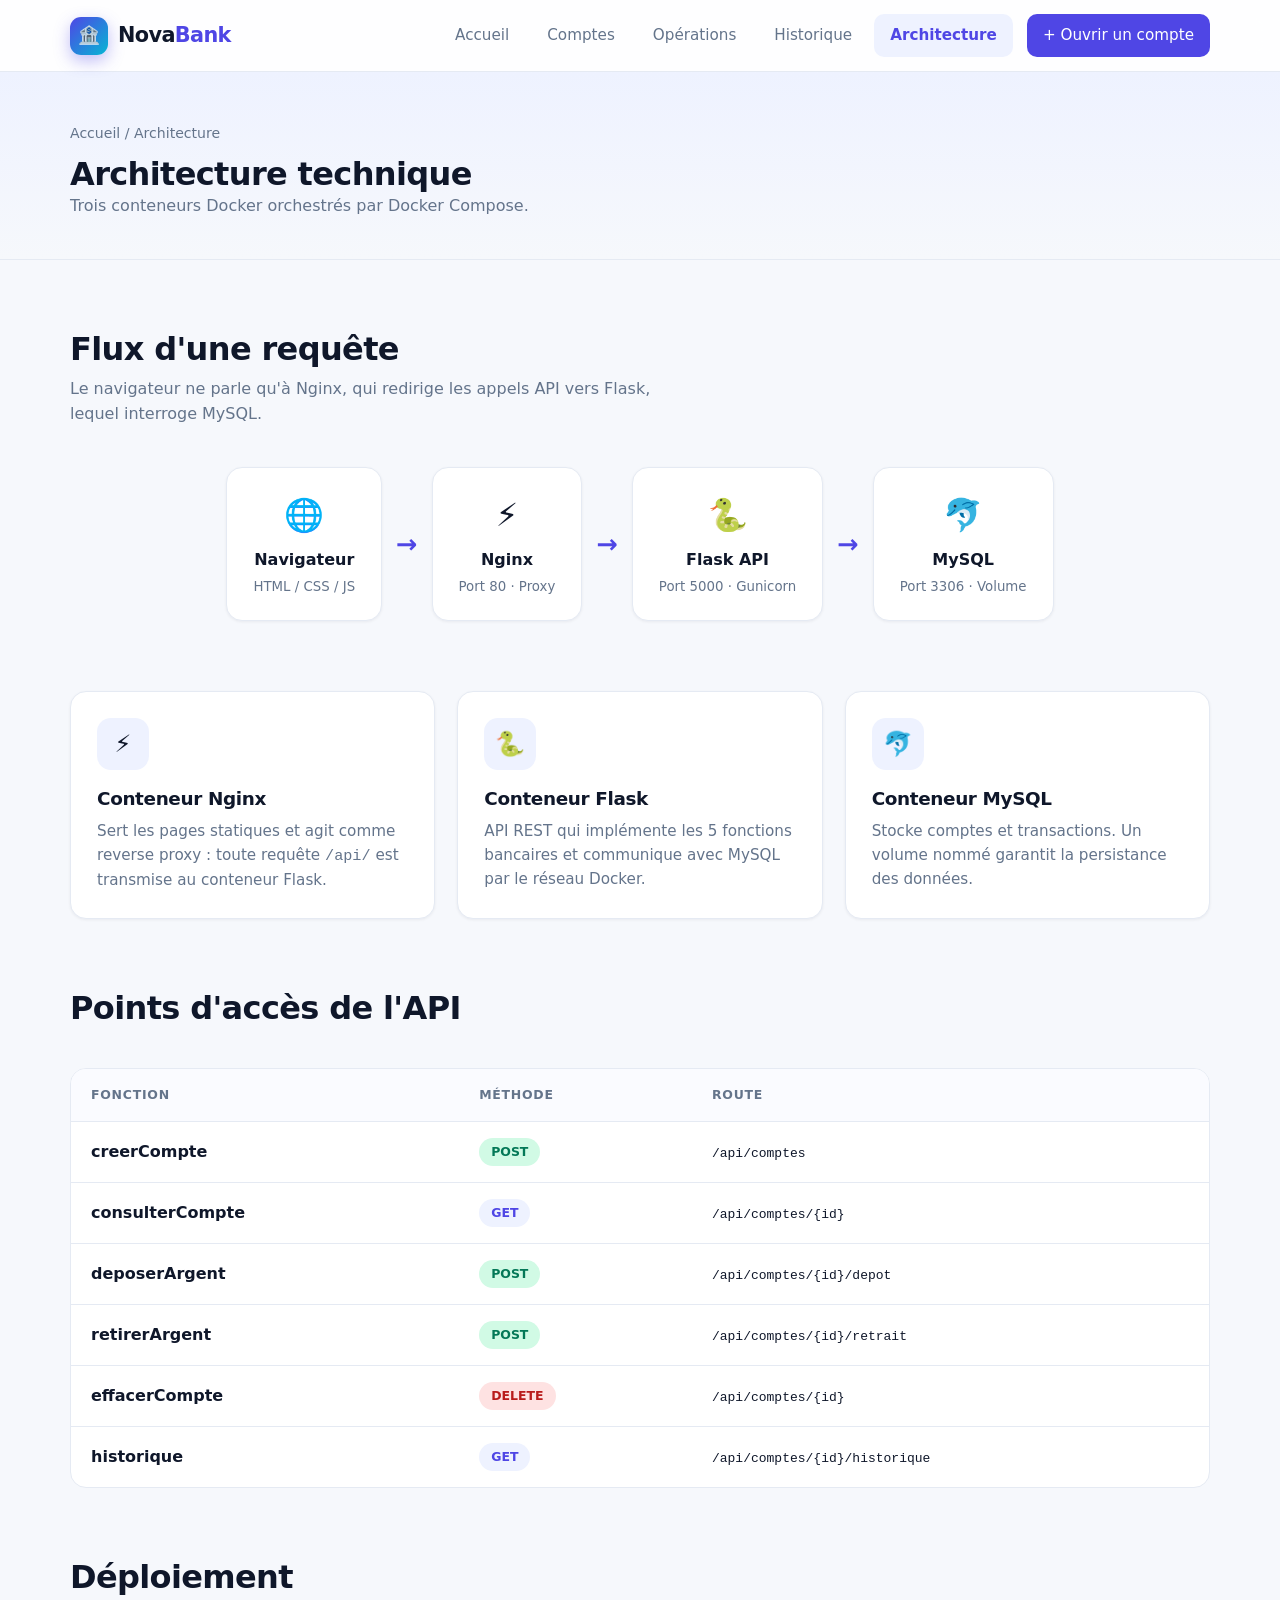
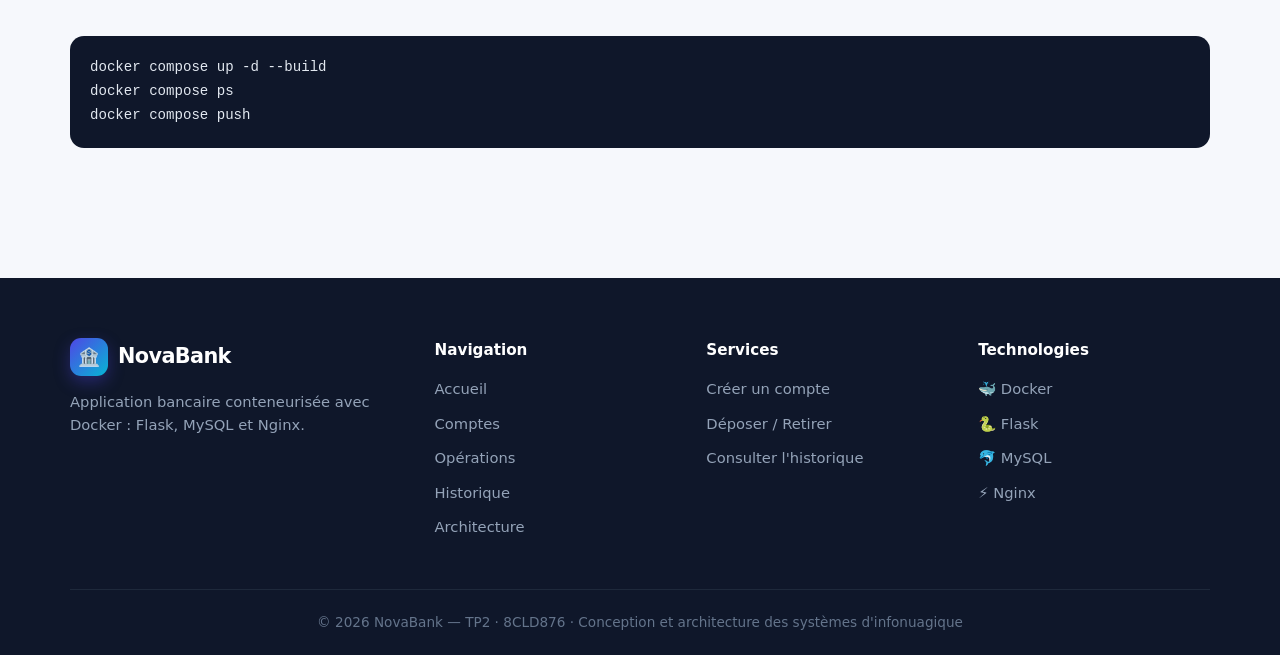
<file: nginx/site/apropos.html>
<!-- Déclaration du type de document : indique au navigateur que c'est une page HTML5 -->
<!DOCTYPE html>
<!-- Balise racine de la page, en français (utile pour les lecteurs d'écran et le référencement) -->
<html lang="fr">
<head>
  <!-- Encodage UTF-8 pour afficher correctement les accents et les emojis -->
  <meta charset="UTF-8">
  <!-- Rend la page adaptable aux écrans mobiles (responsive) -->
  <meta name="viewport" content="width=device-width, initial-scale=1.0">
  <!-- Titre affiché dans l'onglet du navigateur -->
  <title>NovaBank — Architecture</title>
  <!-- Feuille de style principale du site -->
  <link rel="stylesheet" href="css/style.css">
</head>
<!-- data-page="apropos" permet à app.js de savoir quelle page est active pour mettre en surbrillance le menu -->
<body data-page="apropos">
  <!-- Emplacement vide : app.js y injecte automatiquement le header (logo + menu) -->
  <div id="header"></div>

  <!-- Contenu principal de la page -->
  <main>
    <!-- Bandeau du haut de page avec le titre -->
    <div class="page-banner">
      <div class="container">
        <!-- Fil d'Ariane : permet de revenir à l'accueil -->
        <div class="breadcrumb"><a href="index.html">Accueil</a> / Architecture</div>
        <h2>Architecture technique</h2>
        <p class="muted">Trois conteneurs Docker orchestrés par Docker Compose.</p>
      </div>
    </div>

    <!-- Section présentant le schéma du flux d'une requête -->
    <section class="section">
      <div class="container">
        <!-- Titre de section ; la classe "reveal" fait apparaître l'élément au défilement -->
        <div class="section-head reveal">
          <h2>Flux d'une requête</h2>
          <p>Le navigateur ne parle qu'à Nginx, qui redirige les appels API vers Flask, lequel interroge MySQL.</p>
        </div>
        <!-- Schéma horizontal : Navigateur → Nginx → Flask → MySQL -->
        <div class="flow reveal">
          <!-- Étape 1 : le navigateur de l'utilisateur -->
          <div class="node"><span class="em">🌐</span><b>Navigateur</b><small>HTML / CSS / JS</small></div>
          <div class="arrow">→</div>
          <!-- Étape 2 : Nginx reçoit la requête sur le port 80 -->
          <div class="node"><span class="em">⚡</span><b>Nginx</b><small>Port 80 · Proxy</small></div>
          <div class="arrow">→</div>
          <!-- Étape 3 : Flask traite la logique métier sur le port 5000 -->
          <div class="node"><span class="em">🐍</span><b>Flask API</b><small>Port 5000 · Gunicorn</small></div>
          <div class="arrow">→</div>
          <!-- Étape 4 : MySQL stocke et renvoie les données -->
          <div class="node"><span class="em">🐬</span><b>MySQL</b><small>Port 3306 · Volume</small></div>
        </div>
      </div>
    </section>

    <!-- Section présentant les trois conteneurs sous forme de cartes -->
    <section class="section" style="padding-top:0">
      <div class="container">
        <!-- Grille de 3 colonnes -->
        <div class="grid grid-3">
          <!-- Carte du conteneur Nginx -->
          <div class="card reveal"><div class="card-icon">⚡</div><h3>Conteneur Nginx</h3><p>Sert les pages statiques et agit comme reverse proxy : toute requête <code>/api/</code> est transmise au conteneur Flask.</p></div>
          <!-- Carte du conteneur Flask -->
          <div class="card reveal"><div class="card-icon">🐍</div><h3>Conteneur Flask</h3><p>API REST qui implémente les 5 fonctions bancaires et communique avec MySQL par le réseau Docker.</p></div>
          <!-- Carte du conteneur MySQL -->
          <div class="card reveal"><div class="card-icon">🐬</div><h3>Conteneur MySQL</h3><p>Stocke comptes et transactions. Un volume nommé garantit la persistance des données.</p></div>
        </div>
      </div>
    </section>

    <!-- Section listant les routes disponibles de l'API -->
    <section class="section" style="padding-top:0">
      <div class="container">
        <div class="section-head reveal"><h2>Points d'accès de l'API</h2></div>
        <!-- Conteneur permettant un défilement horizontal du tableau sur petit écran -->
        <div class="table-wrap reveal">
          <table>
            <!-- En-têtes des colonnes -->
            <thead><tr><th>Fonction</th><th>Méthode</th><th>Route</th></tr></thead>
            <tbody>
              <!-- Création d'un compte : requête POST car on envoie des données -->
              <tr><td><b>creerCompte</b></td><td><span class="pill depot">POST</span></td><td><code>/api/comptes</code></td></tr>
              <!-- Consultation d'un compte : requête GET car on lit des données -->
              <tr><td><b>consulterCompte</b></td><td><span class="pill" style="background:var(--primary-soft);color:var(--primary)">GET</span></td><td><code>/api/comptes/{id}</code></td></tr>
              <!-- Dépôt d'argent : POST car on modifie le solde -->
              <tr><td><b>deposerArgent</b></td><td><span class="pill depot">POST</span></td><td><code>/api/comptes/{id}/depot</code></td></tr>
              <!-- Retrait d'argent : POST car on modifie le solde -->
              <tr><td><b>retirerArgent</b></td><td><span class="pill depot">POST</span></td><td><code>/api/comptes/{id}/retrait</code></td></tr>
              <!-- Suppression d'un compte : DELETE -->
              <tr><td><b>effacerCompte</b></td><td><span class="pill retrait">DELETE</span></td><td><code>/api/comptes/{id}</code></td></tr>
              <!-- Consultation de l'historique : GET car on lit des données -->
              <tr><td><b>historique</b></td><td><span class="pill" style="background:var(--primary-soft);color:var(--primary)">GET</span></td><td><code>/api/comptes/{id}/historique</code></td></tr>
            </tbody>
          </table>
        </div>
      </div>
    </section>

    <!-- Section présentant les commandes de déploiement -->
    <section class="section" style="padding-top:0">
      <div class="container">
        <div class="section-head reveal"><h2>Déploiement</h2></div>
        <!-- Bloc de code affichant les commandes Docker à exécuter -->
        <pre class="code reveal">docker compose up -d --build   <!-- construit les images et lance les conteneurs en arrière-plan -->
docker compose ps             <!-- affiche l'état des conteneurs -->
docker compose push           <!-- envoie les images sur Docker Hub --></pre>
      </div>
    </section>
  </main>

  <!-- Emplacement vide : app.js y injecte automatiquement le footer -->
  <div id="footer"></div>
  <!-- Script principal chargé en dernier pour ne pas ralentir l'affichage de la page -->
  <script src="js/app.js"></script>
</body>
</html>
</file>
<file: nginx/site/css/style.css>
/* ============ VARIABLES ============ */
:root {
  --bg: #f6f8fc;
  --surface: #ffffff;
  --text: #0f172a;
  --muted: #64748b;
  --line: #e5eaf3;
  --primary: #4f46e5;
  --primary-dark: #4338ca;
  --primary-soft: #eef2ff;
  --accent: #06b6d4;
  --success: #10b981;
  --success-soft: #d1fae5;
  --danger: #ef4444;
  --danger-soft: #fee2e2;
  --warning: #f59e0b;
  --radius: 16px;
  --shadow-sm: 0 1px 3px rgba(15, 23, 42, .06);
  --shadow: 0 10px 30px rgba(15, 23, 42, .08);
  --shadow-lg: 0 20px 50px rgba(79, 70, 229, .18);
  --header-h: 72px;
}

/* ============ BASE ============ */
* { box-sizing: border-box; margin: 0; padding: 0; }
html { scroll-behavior: smooth; }
body {
  font-family: 'Inter', system-ui, -apple-system, 'Segoe UI', Roboto, sans-serif;
  background: var(--bg);
  color: var(--text);
  line-height: 1.6;
  min-height: 100vh;
  display: flex;
  flex-direction: column;
}
main { flex: 1; }
a { color: inherit; text-decoration: none; }
img, svg { max-width: 100%; }
.container { width: min(1140px, 92%); margin-inline: auto; }

h1, h2, h3 { line-height: 1.2; letter-spacing: -0.02em; }
h1 { font-size: clamp(2rem, 5vw, 3.4rem); font-weight: 800; }
h2 { font-size: clamp(1.5rem, 3vw, 2rem); font-weight: 700; }
h3 { font-size: 1.15rem; font-weight: 600; }
.muted { color: var(--muted); }

/* ============ HEADER ============ */
.header {
  position: sticky; top: 0; z-index: 100;
  height: var(--header-h);
  background: rgba(255, 255, 255, .85);
  backdrop-filter: blur(14px);
  border-bottom: 1px solid var(--line);
}
.header .container {
  height: 100%;
  display: flex; align-items: center; justify-content: space-between;
}
.logo {
  display: flex; align-items: center; gap: 10px;
  font-weight: 800; font-size: 1.3rem; letter-spacing: -0.03em;
}
.logo-icon {
  width: 38px; height: 38px; border-radius: 11px;
  background: linear-gradient(135deg, var(--primary), var(--accent));
  display: grid; place-items: center; color: #fff; font-size: 1.1rem;
  box-shadow: 0 6px 16px rgba(79, 70, 229, .35);
}
.logo span.accent { color: var(--primary); }

.nav { display: flex; align-items: center; gap: 6px; }
.nav a {
  padding: 9px 16px; border-radius: 10px;
  font-weight: 500; font-size: .95rem; color: var(--muted);
  transition: .2s;
}
.nav a:hover { color: var(--primary); background: var(--primary-soft); }
.nav a.active { color: var(--primary); background: var(--primary-soft); font-weight: 600; }
.nav .nav-cta {
  background: var(--primary); color: #fff; margin-left: 8px;
}
.nav .nav-cta:hover { background: var(--primary-dark); color: #fff; }

/* Burger */
.burger {
  display: none; width: 44px; height: 44px; border: none; background: transparent;
  cursor: pointer; border-radius: 10px; position: relative;
}
.burger:hover { background: var(--primary-soft); }
.burger span {
  position: absolute; left: 11px; width: 22px; height: 2.5px;
  background: var(--text); border-radius: 2px; transition: .3s;
}
.burger span:nth-child(1) { top: 14px; }
.burger span:nth-child(2) { top: 21px; }
.burger span:nth-child(3) { top: 28px; }
.burger.open span:nth-child(1) { top: 21px; transform: rotate(45deg); }
.burger.open span:nth-child(2) { opacity: 0; }
.burger.open span:nth-child(3) { top: 21px; transform: rotate(-45deg); }

@media (max-width: 820px) {
  .burger { display: block; }
  .nav {
    position: fixed; top: var(--header-h); left: 0; right: 0;
    flex-direction: column; align-items: stretch; gap: 4px;
    background: #fff; padding: 16px 4%;
    border-bottom: 1px solid var(--line);
    box-shadow: var(--shadow);
    transform: translateY(-120%); opacity: 0; pointer-events: none;
    transition: .3s;
  }
  .nav.open { transform: translateY(0); opacity: 1; pointer-events: auto; }
  .nav a { padding: 14px 16px; font-size: 1.05rem; }
  .nav .nav-cta { margin: 8px 0 0; text-align: center; }
}

/* ============ HERO ============ */
.hero {
  position: relative; overflow: hidden;
  padding: 90px 0 110px;
  background:
    radial-gradient(900px 400px at 85% -10%, rgba(6, 182, 212, .25), transparent 60%),
    radial-gradient(800px 400px at 0% 0%, rgba(79, 70, 229, .22), transparent 60%),
    var(--bg);
}
.hero-grid {
  display: grid; grid-template-columns: 1.1fr .9fr; gap: 50px; align-items: center;
}
.badge {
  display: inline-flex; align-items: center; gap: 8px;
  background: var(--primary-soft); color: var(--primary);
  padding: 7px 14px; border-radius: 999px; font-size: .85rem; font-weight: 600;
  margin-bottom: 22px;
}
.badge .dot { width: 8px; height: 8px; border-radius: 50%; background: var(--success); box-shadow: 0 0 0 4px var(--success-soft); }
.hero h1 .grad {
  background: linear-gradient(120deg, var(--primary), var(--accent));
  -webkit-background-clip: text; background-clip: text; color: transparent;
}
.hero p.lead { font-size: 1.15rem; color: var(--muted); margin: 22px 0 32px; max-width: 520px; }
.hero-actions { display: flex; gap: 14px; flex-wrap: wrap; }

/* Carte bancaire décorative */
.card-visual { position: relative; display: grid; place-items: center; }
.bank-card {
  width: min(380px, 100%); aspect-ratio: 1.6;
  border-radius: 22px; padding: 26px; color: #fff;
  background: linear-gradient(135deg, #4f46e5 0%, #7c3aed 50%, #06b6d4 100%);
  box-shadow: var(--shadow-lg);
  display: flex; flex-direction: column; justify-content: space-between;
  transform: rotate(-5deg);
  animation: float 6s ease-in-out infinite;
  position: relative; overflow: hidden;
}
.bank-card::after {
  content: ""; position: absolute; right: -60px; top: -60px;
  width: 220px; height: 220px; border-radius: 50%;
  background: rgba(255, 255, 255, .12);
}
.bank-card .chip { width: 46px; height: 34px; border-radius: 8px; background: linear-gradient(135deg, #fde68a, #f59e0b); }
.bank-card .num { font-size: 1.25rem; letter-spacing: .18em; font-weight: 500; }
.bank-card .row { display: flex; justify-content: space-between; align-items: end; font-size: .85rem; opacity: .9; }
@keyframes float { 0%,100% { transform: rotate(-5deg) translateY(0); } 50% { transform: rotate(-5deg) translateY(-14px); } }

@media (max-width: 900px) {
  .hero { padding: 60px 0 70px; }
  .hero-grid { grid-template-columns: 1fr; }
  .card-visual { order: -1; }
}

/* ============ BOUTONS ============ */
.btn {
  display: inline-flex; align-items: center; justify-content: center; gap: 8px;
  padding: 12px 22px; border-radius: 12px; border: none;
  font: inherit; font-weight: 600; cursor: pointer; transition: .2s;
}
.btn-primary { background: var(--primary); color: #fff; box-shadow: 0 8px 20px rgba(79, 70, 229, .3); }
.btn-primary:hover { background: var(--primary-dark); transform: translateY(-2px); }
.btn-ghost { background: var(--surface); color: var(--text); border: 1px solid var(--line); }
.btn-ghost:hover { border-color: var(--primary); color: var(--primary); }
.btn-success { background: var(--success); color: #fff; }
.btn-success:hover { filter: brightness(.92); transform: translateY(-2px); }
.btn-danger { background: var(--danger-soft); color: var(--danger); }
.btn-danger:hover { background: var(--danger); color: #fff; }
.btn-sm { padding: 8px 14px; font-size: .88rem; border-radius: 10px; }
.btn-block { width: 100%; }
.btn:disabled { opacity: .55; cursor: not-allowed; transform: none; }

/* ============ SECTIONS ============ */
.section { padding: 70px 0; }
.section-head { margin-bottom: 40px; }
.section-head p { color: var(--muted); margin-top: 8px; max-width: 600px; }
.page-banner {
  padding: 50px 0 40px;
  background: linear-gradient(180deg, var(--primary-soft), var(--bg));
  border-bottom: 1px solid var(--line);
}
.breadcrumb { font-size: .88rem; color: var(--muted); margin-bottom: 10px; }
.breadcrumb a:hover { color: var(--primary); }

/* ============ CARTES / GRILLES ============ */
.grid { display: grid; gap: 22px; }
.grid-3 { grid-template-columns: repeat(3, 1fr); }
.grid-4 { grid-template-columns: repeat(4, 1fr); }
.grid-2 { grid-template-columns: repeat(2, 1fr); }
@media (max-width: 960px) { .grid-4 { grid-template-columns: repeat(2, 1fr); } .grid-3 { grid-template-columns: repeat(2, 1fr); } }
@media (max-width: 620px) { .grid-4, .grid-3, .grid-2 { grid-template-columns: 1fr; } }

.card {
  background: var(--surface); border: 1px solid var(--line);
  border-radius: var(--radius); padding: 26px; box-shadow: var(--shadow-sm);
  transition: .25s;
}
.card.hover:hover { transform: translateY(-6px); box-shadow: var(--shadow); border-color: transparent; }
.card-icon {
  width: 52px; height: 52px; border-radius: 14px; display: grid; place-items: center;
  font-size: 1.5rem; margin-bottom: 18px; background: var(--primary-soft);
}
.card h3 { margin-bottom: 8px; }
.card p { color: var(--muted); font-size: .95rem; }

/* Stats */
.stat { display: flex; flex-direction: column; gap: 4px; }
.stat .label { color: var(--muted); font-size: .88rem; font-weight: 500; }
.stat .value { font-size: 2rem; font-weight: 800; letter-spacing: -0.03em; }
.stat .value.grad {
  background: linear-gradient(120deg, var(--primary), var(--accent));
  -webkit-background-clip: text; background-clip: text; color: transparent;
}

/* ============ FORMULAIRES ============ */
.field { display: flex; flex-direction: column; gap: 7px; margin-bottom: 18px; }
.field label { font-weight: 600; font-size: .9rem; }
.input, select.input {
  width: 100%; padding: 13px 15px; border-radius: 12px;
  border: 1.5px solid var(--line); background: #fff; font: inherit; color: var(--text);
  transition: .2s;
}
.input:focus { outline: none; border-color: var(--primary); box-shadow: 0 0 0 4px var(--primary-soft); }
.input-money { position: relative; }
.input-money::after {
  content: "$"; position: absolute; right: 16px; top: 50%; transform: translateY(-50%);
  color: var(--muted); font-weight: 600; pointer-events: none;
}

/* ============ TABLEAU ============ */
.table-wrap { overflow-x: auto; border-radius: var(--radius); border: 1px solid var(--line); background: #fff; }
table { width: 100%; border-collapse: collapse; min-width: 560px; }
th {
  text-align: left; padding: 16px 20px; font-size: .78rem; text-transform: uppercase;
  letter-spacing: .06em; color: var(--muted); background: #fafbff; border-bottom: 1px solid var(--line);
}
td { padding: 16px 20px; border-bottom: 1px solid var(--line); }
tr:last-child td { border-bottom: none; }
tbody tr { transition: .15s; }
tbody tr:hover { background: #fafbff; }
.avatar {
  width: 40px; height: 40px; border-radius: 12px; display: inline-grid; place-items: center;
  color: #fff; font-weight: 700; margin-right: 12px; vertical-align: middle;
  background: linear-gradient(135deg, var(--primary), var(--accent));
}
.amount { font-weight: 700; font-variant-numeric: tabular-nums; }
.pill {
  display: inline-block; padding: 4px 12px; border-radius: 999px; font-size: .78rem; font-weight: 700;
}
.pill.depot { background: var(--success-soft); color: #047857; }
.pill.retrait { background: var(--danger-soft); color: #b91c1c; }
.empty { text-align: center; padding: 60px 20px; color: var(--muted); }
.empty .emoji { font-size: 3rem; display: block; margin-bottom: 10px; }

.toolbar { display: flex; justify-content: space-between; align-items: center; gap: 14px; margin-bottom: 22px; flex-wrap: wrap; }
.search { max-width: 320px; }

/* ============ MODAL ============ */
.modal-bg {
  position: fixed; inset: 0; background: rgba(15, 23, 42, .5); backdrop-filter: blur(4px);
  display: none; align-items: center; justify-content: center; z-index: 200; padding: 20px;
}
.modal-bg.open { display: flex; animation: fade .2s; }
.modal {
  background: #fff; border-radius: 20px; padding: 30px; width: min(460px, 100%);
  box-shadow: var(--shadow-lg); animation: pop .25s;
}
.modal h3 { font-size: 1.3rem; margin-bottom: 6px; }
.modal .modal-actions { display: flex; gap: 10px; justify-content: flex-end; margin-top: 8px; }
@keyframes fade { from { opacity: 0; } }
@keyframes pop { from { transform: scale(.92); opacity: 0; } }

/* ============ TOASTS ============ */
#toasts { position: fixed; top: 90px; right: 20px; z-index: 300; display: flex; flex-direction: column; gap: 10px; }
.toast {
  background: #fff; border-left: 5px solid var(--primary); padding: 14px 20px;
  border-radius: 12px; box-shadow: var(--shadow); min-width: 260px; max-width: 360px;
  font-weight: 500; animation: slide .3s;
}
.toast.success { border-color: var(--success); }
.toast.error { border-color: var(--danger); }
@keyframes slide { from { transform: translateX(120%); opacity: 0; } }

/* ============ OPÉRATIONS ============ */
.op-layout { display: grid; grid-template-columns: 1fr 1fr; gap: 28px; align-items: start; }
@media (max-width: 860px) { .op-layout { grid-template-columns: 1fr; } }
.tabs { display: flex; background: var(--bg); padding: 5px; border-radius: 14px; margin-bottom: 24px; }
.tab {
  flex: 1; padding: 11px; text-align: center; border: none; background: transparent;
  font: inherit; font-weight: 600; border-radius: 10px; cursor: pointer; color: var(--muted); transition: .2s;
}
.tab.active { background: #fff; color: var(--primary); box-shadow: var(--shadow-sm); }
.balance-box {
  background: linear-gradient(135deg, var(--primary), #7c3aed);
  color: #fff; border-radius: var(--radius); padding: 28px; box-shadow: var(--shadow-lg);
}
.balance-box .label { opacity: .8; font-size: .9rem; }
.balance-box .big { font-size: 2.6rem; font-weight: 800; letter-spacing: -0.03em; margin: 6px 0 14px; }
.quick { display: flex; gap: 8px; flex-wrap: wrap; margin-bottom: 18px; }
.chip-btn {
  padding: 7px 14px; border-radius: 999px; border: 1.5px solid var(--line); background: #fff;
  cursor: pointer; font: inherit; font-weight: 600; font-size: .85rem; transition: .2s;
}
.chip-btn:hover { border-color: var(--primary); color: var(--primary); background: var(--primary-soft); }

/* ============ ÉTAPES / ARCHITECTURE ============ */
.flow { display: flex; align-items: center; justify-content: center; gap: 14px; flex-wrap: wrap; }
.flow .node {
  background: #fff; border: 1px solid var(--line); border-radius: 16px; padding: 22px 26px;
  text-align: center; box-shadow: var(--shadow-sm); min-width: 150px;
}
.flow .node .em { font-size: 2rem; display: block; }
.flow .node b { display: block; margin-top: 6px; }
.flow .node small { color: var(--muted); }
.flow .arrow { font-size: 1.6rem; color: var(--primary); font-weight: 700; }
@media (max-width: 760px) { .flow .arrow { transform: rotate(90deg); } .flow { flex-direction: column; } }

pre.code {
  background: #0f172a; color: #e2e8f0; padding: 20px; border-radius: 14px;
  overflow-x: auto; font-size: .88rem; line-height: 1.7;
}

/* ============ FOOTER ============ */
.footer { background: #0f172a; color: #cbd5e1; margin-top: 60px; }
.footer-grid { display: grid; grid-template-columns: 1.4fr 1fr 1fr 1fr; gap: 40px; padding: 60px 0 40px; }
@media (max-width: 860px) { .footer-grid { grid-template-columns: 1fr 1fr; } }
@media (max-width: 520px) { .footer-grid { grid-template-columns: 1fr; } }
.footer .logo { color: #fff; margin-bottom: 14px; }
.footer p { font-size: .92rem; color: #94a3b8; max-width: 300px; }
.footer h4 { color: #fff; margin-bottom: 14px; font-size: .95rem; }
.footer ul { list-style: none; }
.footer li { margin-bottom: 9px; }
.footer li a { color: #94a3b8; font-size: .92rem; transition: .2s; }
.footer li a:hover { color: #fff; padding-left: 4px; }
.footer-bottom {
  border-top: 1px solid #1e293b; padding: 22px 0; text-align: center; font-size: .85rem; color: #64748b;
}

/* ============ ANIMATIONS D'ENTRÉE ============ */
.reveal { opacity: 0; transform: translateY(24px); transition: .7s ease; }
.reveal.visible { opacity: 1; transform: none; }

/* Skeleton */
.skeleton { background: linear-gradient(90deg, #eef1f7 25%, #f6f8fc 50%, #eef1f7 75%); background-size: 200% 100%; animation: shimmer 1.3s infinite; border-radius: 8px; height: 18px; }
@keyframes shimmer { to { background-position: -200% 0; } }
</file>
